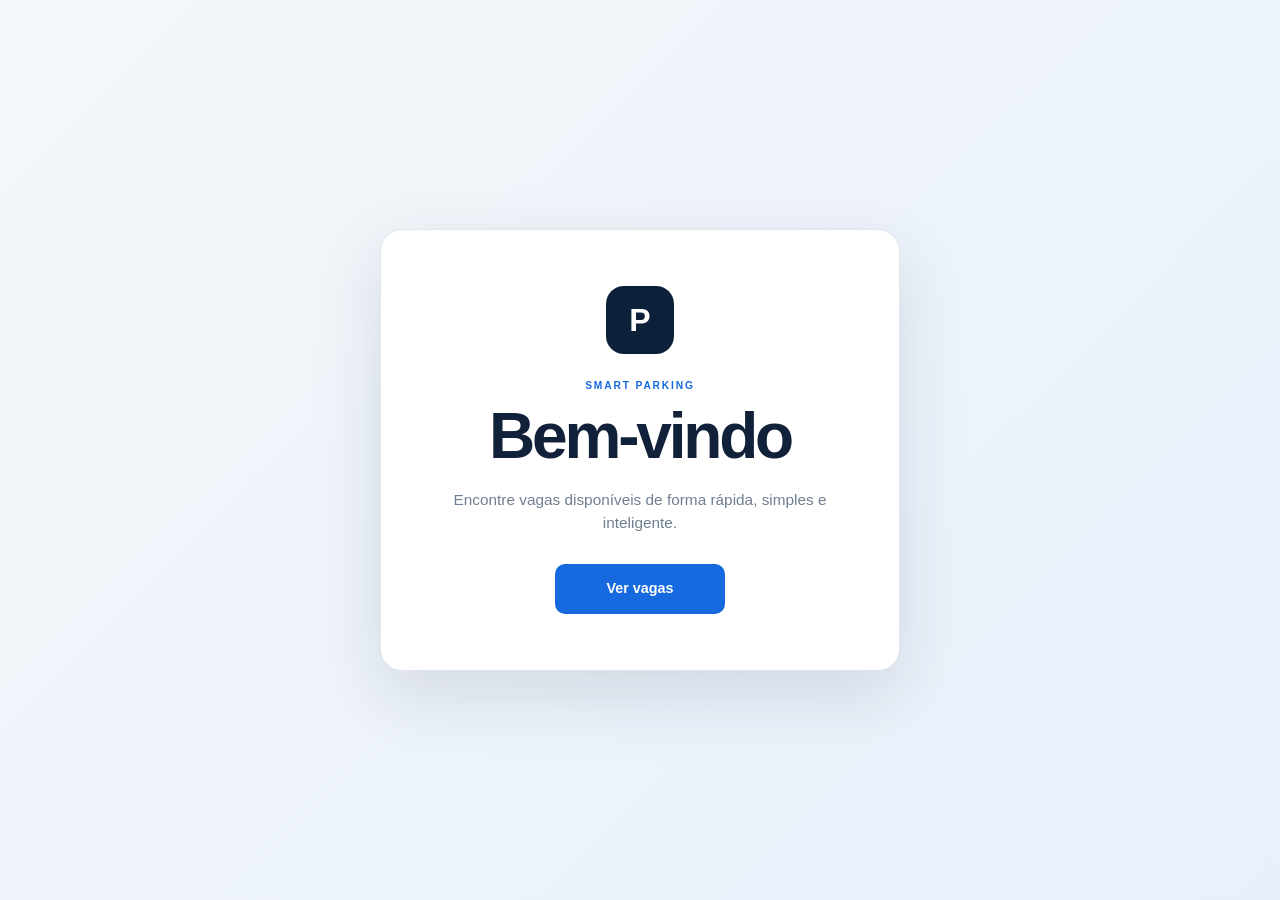
<file: index.html>
<!DOCTYPE html>
<html lang="pt-BR">
  <head>
    <meta charset="UTF-8" />
    <meta name="viewport" content="width=device-width, initial-scale=1.0" />
    <meta name="description" content="Smart Parking — estacionamento inteligente." />
    <title>Bem-vindo | Smart Parking</title>
    <link rel="stylesheet" href="style.css" />
  </head>
  <body class="welcome-page">
    <main class="welcome-screen">
      <div class="welcome-card">
        <span class="welcome-logo">P</span>
        <span class="kicker">SMART PARKING</span>
        <h1>Bem-vindo</h1>
        <p>Encontre vagas disponíveis de forma rápida, simples e inteligente.</p>
        <a class="welcome-button" href="vagas.html">Ver vagas</a>
      </div>
    </main>
  </body>
</html>
</file>
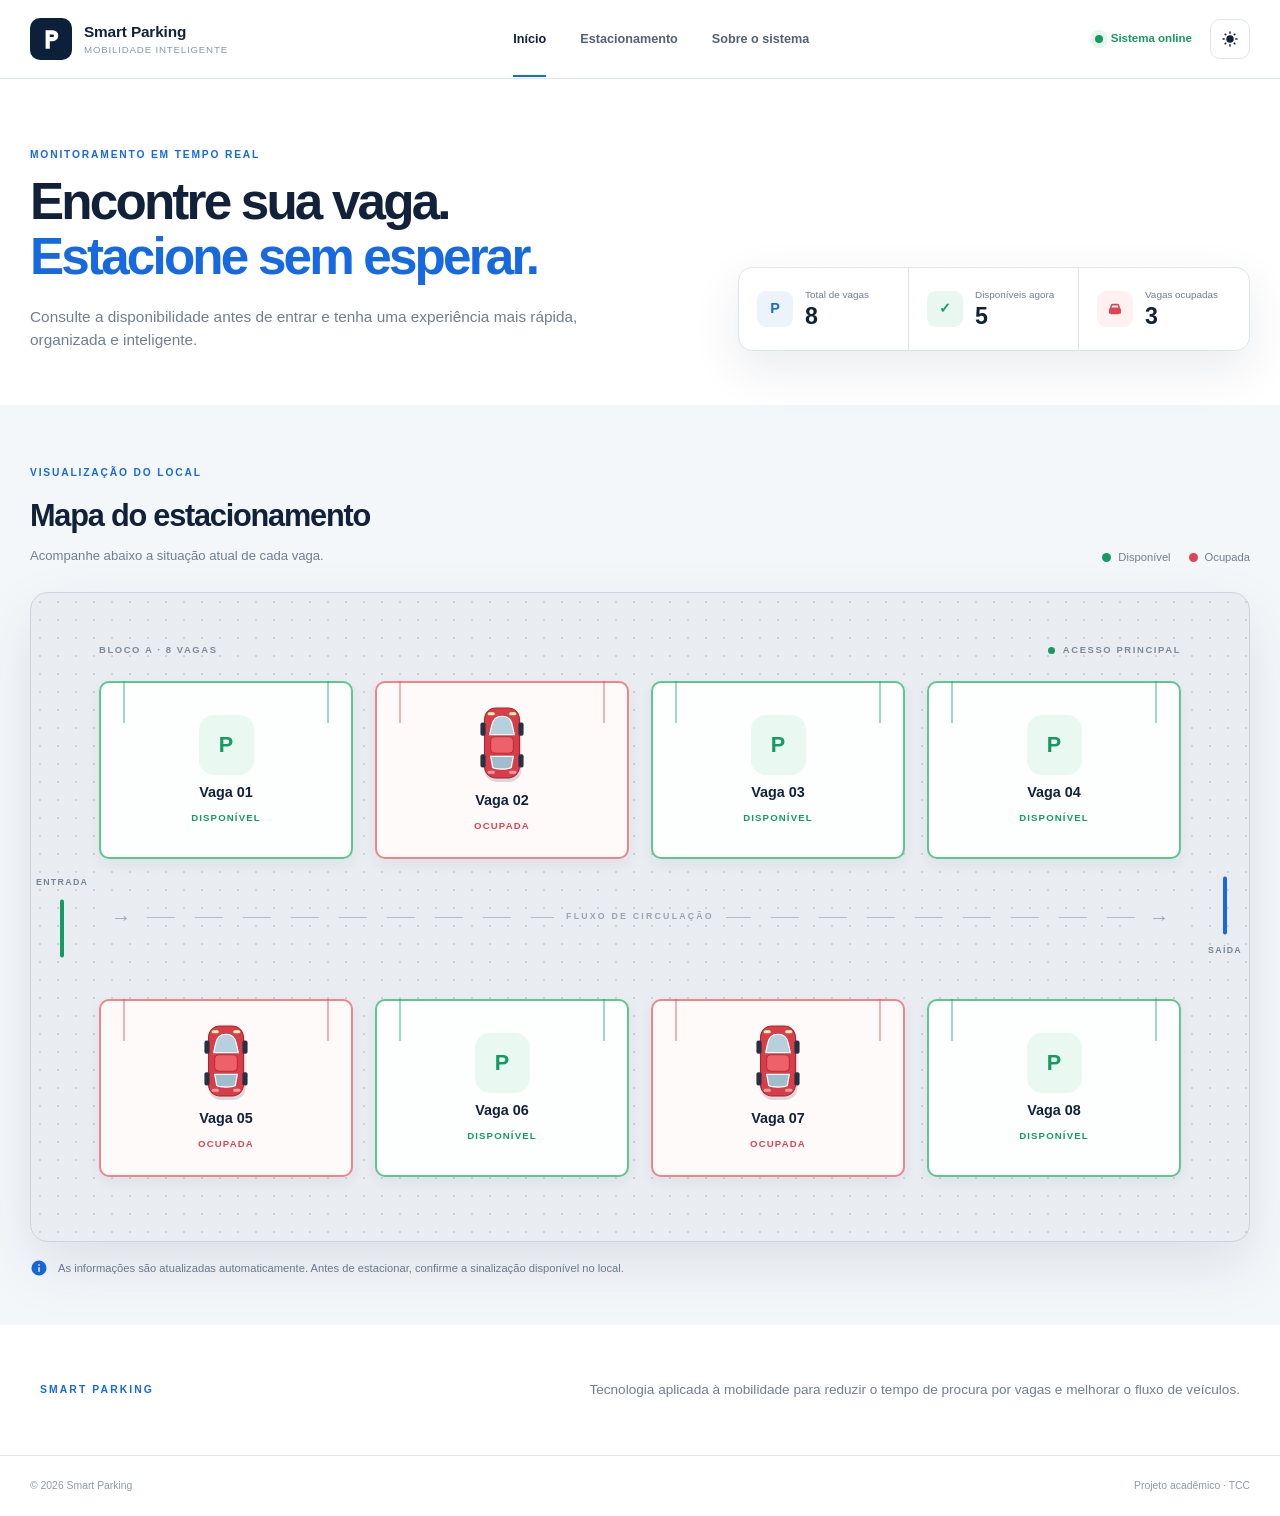
<file: vagas.html>
<!DOCTYPE html>
<html lang="pt-BR">
  <head>
    <meta charset="UTF-8" />
    <meta name="viewport" content="width=device-width, initial-scale=1.0" />
    <meta name="description" content="Smart Parking — monitoramento inteligente de vagas em tempo real." />
    <title>Smart Parking</title>
    <script>
      document.documentElement.dataset.theme =
        localStorage.getItem("smart-parking-theme") ||
        (matchMedia("(prefers-color-scheme: dark)").matches ? "dark" : "light");
    </script>
    <link rel="stylesheet" href="style.css" />
    <link rel="stylesheet" href="theme.css" />
  </head>
  <body>
    <header class="site-header">
      <div class="header-inner">
        <a class="brand" href="#" aria-label="Smart Parking - início">
          <span class="brand-symbol">
            <svg viewBox="0 0 32 32" aria-hidden="true"><path d="M9 5h8.5a6.5 6.5 0 0 1 0 13H14v9H9V5Zm5 5v3h3.5a1.5 1.5 0 0 0 0-3H14Z"/></svg>
          </span>
          <span><strong>Smart Parking</strong><small>Mobilidade inteligente</small></span>
        </a>

        <nav aria-label="Navegação principal">
          <a href="#inicio">Início</a>
          <a href="#mapa">Estacionamento</a>
          <a href="#sobre">Sobre o sistema</a>
        </nav>

        <div class="header-actions">
          <div class="system-live"><i></i><span>Sistema online</span></div>
          <button class="theme-toggle" id="theme-toggle" type="button" aria-label="Ativar modo escuro" title="Alternar tema">
            <svg class="sun-icon" viewBox="0 0 24 24" aria-hidden="true"><path d="M12 7a5 5 0 1 0 0 10 5 5 0 0 0 0-10Zm-1-5h2v3h-2V2Zm0 17h2v3h-2v-3ZM2 11h3v2H2v-2Zm17 0h3v2h-3v-2ZM4.2 5.6l1.4-1.4 2.1 2.1-1.4 1.4-2.1-2.1Zm12.1 12.1 1.4-1.4 2.1 2.1-1.4 1.4-2.1-2.1Zm2.1-13.5 1.4 1.4-2.1 2.1-1.4-1.4 2.1-2.1ZM6.3 16.3l1.4 1.4-2.1 2.1-1.4-1.4 2.1-2.1Z"/></svg>
            <svg class="moon-icon" viewBox="0 0 24 24" aria-hidden="true"><path d="M20.8 15.2A8.5 8.5 0 0 1 8.8 3.3 9 9 0 1 0 20.8 15.2Z"/></svg>
          </button>
        </div>
      </div>
    </header>

    <main>
      <section class="intro" id="inicio">
        <div class="intro-copy">
          <span class="kicker">MONITORAMENTO EM TEMPO REAL</span>
          <h1>Encontre sua vaga.<br /><em>Estacione sem esperar.</em></h1>
          <p>Consulte a disponibilidade antes de entrar e tenha uma experiência mais rápida, organizada e inteligente.</p>
        </div>

        <div class="status-strip" aria-label="Resumo do estacionamento">
          <div class="status-item total">
            <span class="status-icon">P</span>
            <div><small>Total de vagas</small><strong id="total-spaces">0</strong></div>
          </div>
          <div class="status-item free">
            <span class="status-icon">✓</span>
            <div><small>Disponíveis agora</small><strong id="available-spaces">0</strong></div>
          </div>
          <div class="status-item busy">
            <span class="status-icon">
              <svg viewBox="0 0 24 24" aria-hidden="true"><path d="M5 11 6.5 6.5A2.2 2.2 0 0 1 8.6 5h6.8a2.2 2.2 0 0 1 2.1 1.5L19 11l1 1.5V18h-2v1H6v-1H4v-5.5L5 11Zm2.4-1h9.2l-.8-2.4a.6.6 0 0 0-.6-.4H8.8a.6.6 0 0 0-.6.4L7.4 10Z"/></svg>
            </span>
            <div><small>Vagas ocupadas</small><strong id="occupied-spaces">0</strong></div>
          </div>
        </div>
      </section>

      <section class="map-section" id="mapa">
        <div class="map-heading">
          <div>
            <span class="kicker">VISUALIZAÇÃO DO LOCAL</span>
            <h2>Mapa do estacionamento</h2>
            <p>Acompanhe abaixo a situação atual de cada vaga.</p>
          </div>
          <div class="map-meta">
            <div class="legend" aria-label="Legenda">
              <span><i class="free-dot"></i>Disponível</span>
              <span><i class="busy-dot"></i>Ocupada</span>
            </div>
          </div>
        </div>

        <div class="parking-site">
          <div class="site-topline">
            <span>BLOCO A · 8 VAGAS</span>
            <span class="access-label"><i></i> ACESSO PRINCIPAL</span>
          </div>
          <div class="parking-grid" id="parking-grid" aria-label="Situação das vagas" aria-live="polite"></div>
          <div class="road-marking" aria-hidden="true">
            <span>→</span><span>FLUXO DE CIRCULAÇÃO</span><span>→</span>
          </div>
          <div class="entrance" aria-hidden="true"><span>ENTRADA</span><i></i></div>
          <div class="exit" aria-hidden="true"><i></i><span>SAÍDA</span></div>
        </div>

        <div class="map-note">
          <svg viewBox="0 0 24 24" aria-hidden="true"><path d="M12 2a10 10 0 1 0 0 20 10 10 0 0 0 0-20Zm1 15h-2v-6h2v6Zm0-8h-2V7h2v2Z"/></svg>
          <p>As informações são atualizadas automaticamente. Antes de estacionar, confirme a sinalização disponível no local.</p>
        </div>
      </section>

      <section class="about" id="sobre">
        <span>SMART PARKING</span>
        <p>Tecnologia aplicada à mobilidade para reduzir o tempo de procura por vagas e melhorar o fluxo de veículos.</p>
      </section>
    </main>

    <footer><div><span>© 2026 Smart Parking</span><span>Projeto acadêmico · TCC</span></div></footer>
    <script src="script.js"></script>
  </body>
</html>
</file>
<file: style.css>
:root {
    --ink: #12213a;
    --navy: #0c203a;
    --blue: #1769e0;
    --green: #159b61;
    --red: #dd4650;
    --muted: #6f7e91;
    --line: #dfe5ec;
    --pale: #f4f7fa;
    --white: #fff;
    --site: #e9edf1
}

* {
    box-sizing: border-box;
    margin: 0;
    padding: 0
}

html {
    scroll-behavior: smooth
}

body {
    background: var(--white);
    color: var(--ink);
    font-family: 'Segoe UI', Arial, sans-serif;
    line-height: 1.5
}

svg {
    display: block;
    width: 1em;
    fill: currentColor
}

.site-header {
    position: sticky;
    top: 0;
    z-index: 20;
    border-bottom: 1px solid var(--line);
    background: rgba(255, 255, 255, .96);
    backdrop-filter: blur(12px)
}

.header-inner {
    display: flex;
    max-width: 1320px;
    height: 78px;
    align-items: center;
    justify-content: space-between;
    margin: auto;
    padding: 0 30px
}

.brand {
    display: flex;
    align-items: center;
    gap: 12px;
    color: var(--ink);
    text-decoration: none
}

.brand-symbol {
    display: grid;
    width: 42px;
    height: 42px;
    place-items: center;
    border-radius: 10px;
    background: var(--navy);
    color: #fff
}

.brand-symbol svg {
    width: 27px
}

.brand>span:last-child {
    display: flex;
    flex-direction: column;
    line-height: 1.15
}

.brand strong {
    font-size: .96rem;
    letter-spacing: -.01em
}

.brand small {
    margin-top: 3px;
    color: #8a97a7;
    font-size: .61rem;
    letter-spacing: .08em;
    text-transform: uppercase
}

nav {
    display: flex;
    gap: 34px
}

nav a {
    position: relative;
    color: #536176;
    font-size: .79rem;
    font-weight: 600;
    text-decoration: none
}

nav a:hover {
    color: var(--blue)
}

nav a:first-child {
    color: var(--ink)
}

nav a:first-child::after {
    position: absolute;
    right: 0;
    bottom: -29px;
    left: 0;
    height: 2px;
    background: var(--blue);
    content: ''
}

.system-live {
    display: flex;
    align-items: center;
    gap: 8px;
    color: var(--green);
    font-size: .72rem;
    font-weight: 700
}

.system-live i {
    width: 8px;
    height: 8px;
    border-radius: 50%;
    background: var(--green);
    box-shadow: 0 0 0 5px #e5f6ee
}

main {
    overflow: hidden
}

.intro {
    display: flex;
    max-width: 1320px;
    align-items: flex-end;
    justify-content: space-between;
    gap: 55px;
    margin: auto;
    padding: 68px 30px 54px
}

.intro-copy {
    max-width: 620px
}

.kicker {
    display: block;
    margin-bottom: 13px;
    color: var(--blue);
    font-size: .64rem;
    font-weight: 800;
    letter-spacing: .18em
}

.intro h1 {
    font-size: clamp(2.3rem, 4vw, 4rem);
    font-weight: 750;
    line-height: 1.07;
    letter-spacing: -.055em
}

.intro h1 em {
    color: var(--blue);
    font-style: normal
}

.intro p {
    max-width: 570px;
    margin-top: 20px;
    color: var(--muted);
    font-size: .96rem
}

.status-strip {
    display: flex;
    min-width: 510px;
    overflow: hidden;
    border: 1px solid var(--line);
    border-radius: 14px;
    background: #fff;
    box-shadow: 0 18px 50px rgba(20, 38, 61, .09)
}

.status-item {
    display: flex;
    min-width: 170px;
    align-items: center;
    gap: 12px;
    padding: 20px 18px;
    border-right: 1px solid var(--line)
}

.status-item:last-child {
    border: 0
}

.status-icon {
    display: grid;
    width: 36px;
    height: 36px;
    flex: none;
    place-items: center;
    border-radius: 9px;
    background: #edf3fb;
    color: var(--blue);
    font-size: .9rem;
    font-weight: 800
}

.status-icon svg {
    width: 18px
}

.status-item.free .status-icon {
    background: #e8f7f0;
    color: var(--green)
}

.status-item.busy .status-icon {
    background: #fff0f1;
    color: var(--red)
}

.status-item div {
    display: flex;
    flex-direction: column
}

.status-item small {
    white-space: nowrap;
    color: var(--muted);
    font-size: .62rem
}

.status-item strong {
    font-size: 1.45rem;
    line-height: 1.15
}

.map-section {
    background: var(--pale);
    padding: 60px 30px 48px
}

.map-heading {
    display: flex;
    max-width: 1260px;
    align-items: flex-end;
    justify-content: space-between;
    margin: 0 auto 26px
}

.map-heading h2 {
    font-size: clamp(1.7rem, 2.4vw, 2.35rem);
    letter-spacing: -.04em
}

.map-heading p {
    margin-top: 7px;
    color: var(--muted);
    font-size: .82rem
}

.map-meta {
    display: flex;
    align-items: center;
    gap: 28px
}

.legend {
    display: flex;
    gap: 18px;
    color: var(--muted);
    font-size: .7rem
}

.legend span {
    display: flex;
    align-items: center;
    gap: 7px
}

.legend i {
    width: 9px;
    height: 9px;
    border-radius: 50%
}

.free-dot {
    background: var(--green)
}

.busy-dot {
    background: var(--red)
}

.updated {
    display: flex;
    flex-direction: column;
    padding-left: 24px;
    border-left: 1px solid var(--line)
}

.updated small {
    color: var(--muted);
    font-size: .6rem
}

.updated time {
    font-size: .83rem;
    font-weight: 700
}

.parking-site {
    position: relative;
    max-width: 1260px;
    min-height: 650px;
    margin: auto;
    padding: 50px 68px;
    border: 1px solid #ccd4dd;
    border-radius: 18px;
    background-color: var(--site);
    background-image: radial-gradient(#cbd2da 1px, transparent 1px);
    background-size: 18px 18px;
    box-shadow: 0 24px 60px rgba(18, 33, 58, .1)
}

.site-topline {
    display: flex;
    align-items: center;
    justify-content: space-between;
    margin-bottom: 24px;
    color: #7c8998;
    font-size: .59rem;
    font-weight: 800;
    letter-spacing: .17em
}

.access-label {
    display: flex;
    align-items: center;
    gap: 8px
}

.access-label i {
    width: 7px;
    height: 7px;
    border-radius: 50%;
    background: var(--green)
}

.parking-grid {
    position: relative;
    z-index: 2;
    display: grid;
    grid-template-columns: repeat(4, 1fr);
    column-gap: 22px;
    row-gap: 140px
}

.parking-space {
    position: relative;
    display: flex;
    min-height: 178px;
    flex-direction: column;
    align-items: center;
    justify-content: center;
    gap: 7px;
    border: 2px solid;
    border-radius: 10px;
    background: #fdfefe;
    box-shadow: 0 5px 14px rgba(28, 45, 67, .06);
    transition: transform .18s ease, box-shadow .18s ease
}

.parking-space:hover {
    transform: translateY(-4px);
    box-shadow: 0 12px 24px rgba(28, 45, 67, .12)
}

.parking-space.available {
    border-color: #61c58f;
    color: var(--green)
}

.parking-space.occupied {
    border-color: #ee858c;
    background: #fffafa;
    color: var(--red)
}

.parking-space::before,
.parking-space::after {
    position: absolute;
    top: -2px;
    width: 2px;
    height: 42px;
    background: currentColor;
    content: '';
    opacity: .4
}

.parking-space::before {
    left: 22px
}

.parking-space::after {
    right: 22px
}

.space-symbol {
    display: grid;
    width: 55px;
    height: 76px;
    place-items: center
}

.space-symbol.available {
    height: 60px;
    border-radius: 15px;
    background: #e9f8f1
}

.available-mark {
    font-size: 1.35rem;
    font-weight: 900
}

.car-top-view {
    width: 46px;
    height: 76px;
    overflow: visible
}

.car-shadow {
    fill: rgba(12, 25, 48, .15);
    transform: translate(1px, 2px)
}

.car-body {
    fill: #d83e49;
    stroke: #a8242e;
    stroke-width: 1
}

.car-window {
    fill: #b7d0de;
    stroke: #fff;
    stroke-width: 1.2
}

.car-window.rear {
    fill: #9fbecd
}

.car-roof {
    fill: #ec616a;
    stroke: #bd2c36;
    stroke-width: 1
}

.car-light {
    fill: #fff4b0
}

.car-light.rear-light {
    fill: #ff9ca3
}

.wheel {
    fill: #263142
}

.space-number {
    color: var(--ink);
    font-size: .9rem;
    font-weight: 750
}

.space-status {
    font-size: .6rem;
    font-weight: 800;
    letter-spacing: .12em;
    text-transform: uppercase
}

.road-marking {
    position: absolute;
    z-index: 1;
    top: 50%;
    right: 68px;
    left: 68px;
    display: flex;
    align-items: center;
    justify-content: space-between;
    transform: translateY(-50%);
    color: #99a4b1
}

.road-marking::before {
    position: absolute;
    right: 0;
    left: 0;
    height: 1px;
    background: repeating-linear-gradient(90deg, #b5bec8 0 28px, transparent 28px 48px);
    content: ''
}

.road-marking span {
    z-index: 1;
    padding: 0 12px;
    background: var(--site);
    font-size: 1.25rem
}

.road-marking span:nth-child(2) {
    font-size: .55rem;
    font-weight: 800;
    letter-spacing: .25em
}

.entrance,
.exit {
    position: absolute;
    top: 50%;
    display: flex;
    align-items: center;
    gap: 10px;
    transform: translateY(-50%);
    color: #778596;
    font-size: .55rem;
    font-weight: 800;
    letter-spacing: .15em
}

.entrance {
    left: 5px;
    flex-direction: column
}

.exit {
    right: 7px;
    flex-direction: column
}

.entrance i,
.exit i {
    display: block;
    width: 4px;
    height: 58px;
    border-radius: 4px;
    background: var(--green)
}

.exit i {
    background: var(--blue)
}

.map-note {
    display: flex;
    max-width: 1260px;
    align-items: center;
    gap: 10px;
    margin: 17px auto 0;
    color: var(--muted);
    font-size: .7rem
}

.map-note svg {
    width: 18px;
    flex: none;
    color: var(--blue)
}

.about {
    display: flex;
    max-width: 1260px;
    align-items: center;
    justify-content: space-between;
    gap: 40px;
    margin: auto;
    padding: 55px 30px
}

.about>span {
    color: var(--blue);
    font-size: .65rem;
    font-weight: 800;
    letter-spacing: .2em
}

.about p {
    max-width: 680px;
    color: var(--muted);
    font-size: .85rem;
    text-align: right
}

footer {
    border-top: 1px solid var(--line)
}

footer div {
    display: flex;
    max-width: 1320px;
    justify-content: space-between;
    margin: auto;
    padding: 22px 30px;
    color: #8f9aaa;
    font-size: .65rem
}

@media(max-width:1050px) {
    .intro {
        align-items: flex-start;
        flex-direction: column
    }

    .status-strip {
        width: 100%;
        min-width: 0
    }

    .status-item {
        flex: 1
    }

    .parking-site {
        min-height: 590px;
        padding: 42px
    }

    .parking-grid {
        column-gap: 14px;
        row-gap: 120px
    }

    .road-marking {
        right: 42px;
        left: 42px
    }
}

@media(max-width:760px) {
    nav {
        display: none
    }

    .intro {
        padding-top: 48px
    }

    .status-strip {
        display: grid;
        grid-template-columns: repeat(3, 1fr)
    }

    .status-item {
        min-width: 0;
        padding: 15px 12px
    }

    .status-icon {
        display: none
    }

    .map-heading {
        align-items: flex-start;
        flex-direction: column;
        gap: 20px
    }

    .map-meta {
        width: 100%;
        justify-content: space-between
    }

    .parking-site {
        min-height: 910px;
        padding: 38px 24px
    }

    .parking-grid {
        grid-template-columns: repeat(2, 1fr);
        column-gap: 12px;
        row-gap: 110px
    }

    .parking-space {
        min-height: 155px
    }

    .road-marking {
        top: 50%;
        right: 24px;
        left: 24px
    }

    .entrance,
    .exit {
        display: none
    }
}

@media(max-width:470px) {
    .header-inner {
        height: 68px;
        padding: 0 16px
    }

    .brand-symbol {
        width: 37px;
        height: 37px
    }

    .system-live span {
        display: none
    }

    .intro {
        padding: 39px 16px
    }

    .intro h1 {
        font-size: 2.35rem
    }

    .status-strip {
        grid-template-columns: 1fr
    }

    .status-item {
        padding: 13px 17px;
        border-right: 0;
        border-bottom: 1px solid var(--line)
    }

    .status-item div {
        width: 100%;
        flex-direction: row;
        align-items: center;
        justify-content: space-between
    }

    .status-item strong {
        font-size: 1.25rem
    }

    .map-section {
        padding: 44px 12px 35px
    }

    .map-meta {
        align-items: flex-start;
        flex-direction: column;
        gap: 12px
    }

    .updated {
        padding: 0;
        border: 0
    }

    .parking-site {
        min-height: 870px;
        padding: 32px 10px
    }

    .site-topline {
        padding: 0 4px
    }

    .parking-grid {
        gap: 100px 8px
    }

    .parking-space {
        min-height: 145px
    }

    .road-marking {
        right: 10px;
        left: 10px
    }

    .about {
        align-items: flex-start;
        flex-direction: column;
        padding: 40px 18px
    }

    .about p {
        text-align: left
    }

    footer div {
        padding: 20px 16px
    }
}

@media(prefers-reduced-motion:reduce) {
    * {
        scroll-behavior: auto !important;
        transition: none !important
    }
}


/* Tela de boas-vindas */
.welcome-page {
    min-height: 100vh;
    background: linear-gradient(135deg, #f4f7fa 0%, #e8f0fb 100%)
}

.welcome-screen {
    display: grid;
    min-height: 100vh;
    place-items: center;
    padding: 24px
}

.welcome-card {
    width: min(520px, 100%);
    padding: 56px 42px;
    border: 1px solid var(--line);
    border-radius: 22px;
    background: var(--white);
    box-shadow: 0 24px 70px rgba(18, 33, 58, .12);
    text-align: center
}

.welcome-logo {
    display: grid;
    width: 68px;
    height: 68px;
    place-items: center;
    margin: 0 auto 24px;
    border-radius: 18px;
    background: var(--navy);
    color: #fff;
    font-size: 2rem;
    font-weight: 800
}

.welcome-card .kicker {
    margin-bottom: 10px
}

.welcome-card h1 {
    font-size: clamp(2.5rem, 6vw, 4rem);
    line-height: 1.05;
    letter-spacing: -.05em
}

.welcome-card p {
    max-width: 390px;
    margin: 18px auto 30px;
    color: var(--muted);
    font-size: .96rem
}

.welcome-button {
    display: inline-flex;
    align-items: center;
    justify-content: center;
    min-width: 170px;
    padding: 14px 24px;
    border-radius: 10px;
    background: var(--blue);
    color: #fff;
    font-size: .9rem;
    font-weight: 700;
    text-decoration: none;
    transition: transform .18s ease, box-shadow .18s ease
}

.welcome-button:hover {
    transform: translateY(-2px);
    box-shadow: 0 10px 24px rgba(23, 105, 224, .25)
}

.welcome-button:focus-visible {
    outline: 3px solid rgba(23, 105, 224, .28);
    outline-offset: 4px
}

@media(max-width:470px) {
    .welcome-card {
        padding: 44px 24px
    }

    .welcome-logo {
        width: 60px;
        height: 60px
    }
}
</file>
<file: theme.css>
.header-actions {
  display: flex;
  align-items: center;
  gap: 18px;
}

.theme-toggle {
  display: grid;
  width: 40px;
  height: 40px;
  place-items: center;
  border: 1px solid var(--line);
  border-radius: 10px;
  background: #fff;
  color: var(--ink);
  cursor: pointer;
  transition: background-color 0.2s ease, transform 0.2s ease;
}

.theme-toggle:hover {
  background: var(--pale);
  transform: translateY(-1px);
}

.theme-toggle svg {
  grid-area: 1 / 1;
  width: 18px;
  transition: opacity 0.2s ease, transform 0.25s ease;
}

.moon-icon {
  opacity: 0;
  transform: rotate(-35deg) scale(0.7);
}

[data-theme="dark"] {
  color-scheme: dark;
  --ink: #e8eef7;
  --navy: #071525;
  --blue: #6aa3ff;
  --green: #3bd08d;
  --red: #ff747d;
  --muted: #9cabc0;
  --line: #2a3b50;
  --pale: #101c2b;
  --white: #091523;
  --site: #162536;
}

[data-theme="dark"] body {
  background: var(--white);
  color: var(--ink);
}

[data-theme="dark"] .site-header {
  background: rgba(9, 21, 35, 0.96);
}

[data-theme="dark"] .brand,
[data-theme="dark"] nav a:first-child {
  color: var(--ink);
}

[data-theme="dark"] nav a {
  color: #9cabc0;
}

[data-theme="dark"] .theme-toggle {
  background: #132438;
  color: #f6c85f;
}

[data-theme="dark"] .theme-toggle:hover {
  background: #1a3047;
}

[data-theme="dark"] .sun-icon {
  opacity: 0;
  transform: rotate(35deg) scale(0.7);
}

[data-theme="dark"] .moon-icon {
  opacity: 1;
  transform: rotate(0) scale(1);
}

[data-theme="dark"] .status-strip {
  background: #111f30;
  box-shadow: 0 18px 50px rgba(0, 0, 0, 0.28);
}

[data-theme="dark"] .status-icon {
  background: #1b3453;
}

[data-theme="dark"] .status-item.free .status-icon,
[data-theme="dark"] .space-symbol.available {
  background: #123a2d;
}

[data-theme="dark"] .status-item.busy .status-icon {
  background: #41242b;
}

[data-theme="dark"] .parking-site {
  border-color: var(--line);
  background-image: radial-gradient(#34475a 1px, transparent 1px);
  box-shadow: 0 24px 60px rgba(0, 0, 0, 0.3);
}

[data-theme="dark"] .parking-space {
  background: #142638;
  box-shadow: 0 5px 14px rgba(0, 0, 0, 0.2);
}

[data-theme="dark"] .parking-space.occupied {
  background: #2b1d27;
}

[data-theme="dark"] .road-marking span {
  background: var(--site);
}

body,
.site-header,
.status-strip,
.parking-site,
.parking-space,
.theme-toggle {
  transition: background-color 0.25s ease, color 0.25s ease,
    border-color 0.25s ease;
}

@media (max-width: 470px) {
  .header-actions {
    gap: 10px;
  }

  .theme-toggle {
    width: 37px;
    height: 37px;
  }

  .system-live {
    display: none;
  }
}

@media (prefers-reduced-motion: reduce) {

  .theme-toggle,
  .theme-toggle svg {
    transition: none;
  }
}
</file>
